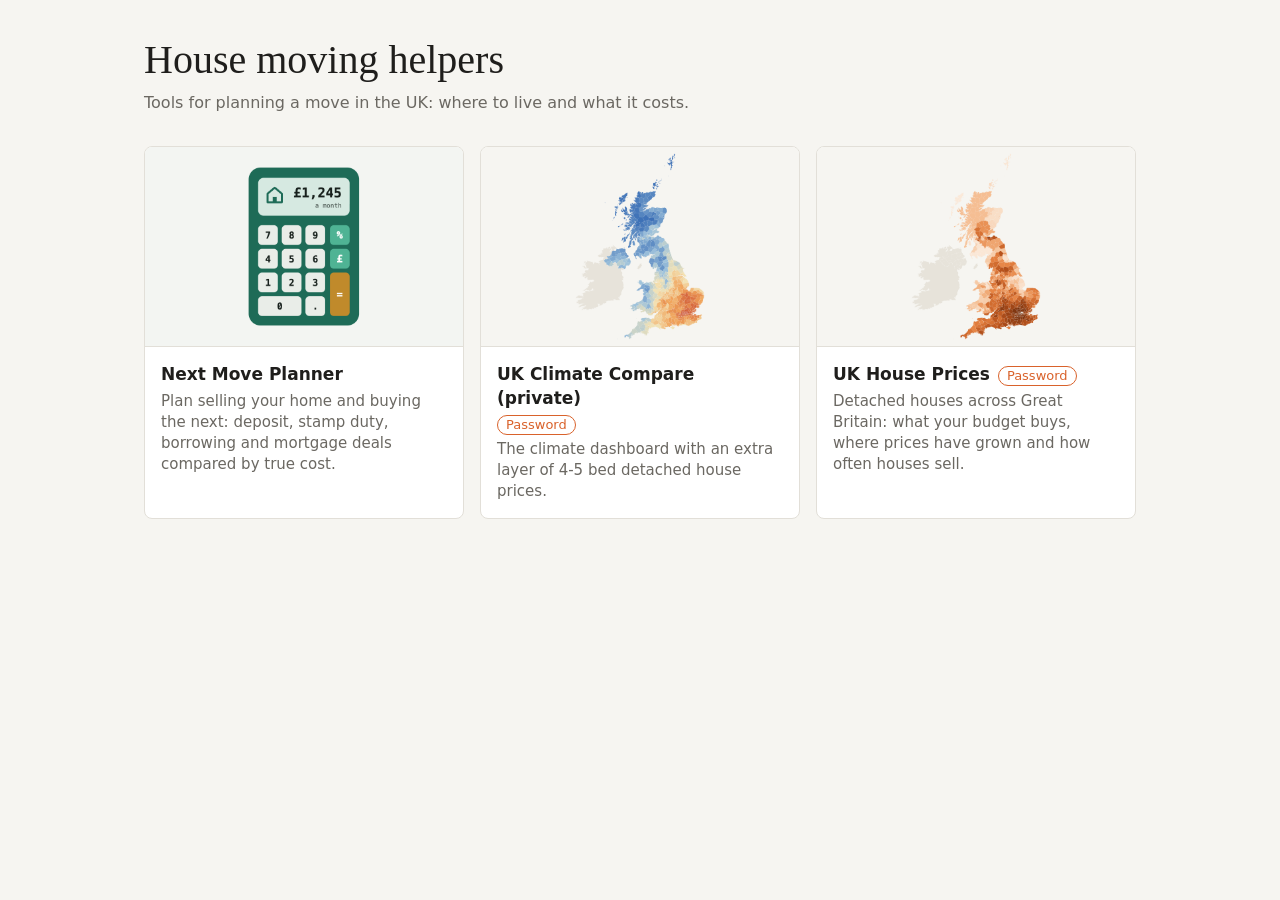
<file: index.html>
<!doctype html>
<html lang="en-GB">
<head>
<meta charset="utf-8">
<meta name="viewport" content="width=device-width, initial-scale=1">
<title>House moving helpers</title>
<meta name="description" content="Tools for planning a move in the UK: where to live and what it costs.">
<meta property="og:type" content="website">
<meta property="og:site_name" content="House moving helpers">
<meta property="og:title" content="House moving helpers">
<meta property="og:description" content="Tools for planning a move in the UK: where to live and what it costs.">
<meta property="og:url" content="https://ed-barnes937.github.io/uk-house-dashboards/">
<meta property="og:image" content="https://ed-barnes937.github.io/uk-house-dashboards/previews/hub.png">
<meta property="og:image:width" content="1200">
<meta property="og:image:height" content="630">
<meta name="twitter:card" content="summary_large_image">
<style>
:root {
  color-scheme: light;
  --font-anthropic-sans: system-ui, -apple-system, "Segoe UI", Roboto, sans-serif;
  --font-anthropic-serif: Georgia, "Times New Roman", serif;
  --color-bg: #f6f5f1;
  --color-panel: #ffffff;
  --color-fg: #1f1e1c;
  --color-fg-muted: #6b6862;
  --color-border-line: #e2dfd8;
  --cds-border: var(--color-border-line);
  --cds-surface-popover: var(--color-panel);
  --cds-text-secondary: var(--color-fg-muted);
  --cds-shadow-popover: 0 4px 16px rgb(0 0 0 / 0.12);
  --cds-chart-grid: #ecebe6;
  --cds-chart-axis: #b9b5ad;
  --cds-chart-muted: #c9c5bc;
  --cds-chart-reference: #9a968e;
  --cds-radius: 8px;
  --cds-gap-xs: 4px;
  --cds-gap-sm: 8px;
  --cds-gap-md: 16px;
  --cds-gap-xl: 32px;
  --cds-pad-xs: 4px;
  --cds-pad-sm: 8px;
  --cds-pad-lg: 16px;
  --cds-font-size-caption: 0.8125rem;
  --cds-font-size-body: 0.9375rem;
  --cds-font-size-heading: 1.0625rem;
  --cds-font-size-title: clamp(1.75rem, 5vw, 2.5rem);
  --cds-font-weight-medium: 600;
  --cds-dur-slow: 300ms;
}
@media (prefers-color-scheme: dark) {
  :root {
    color-scheme: dark;
    --color-bg: #1a1918;
    --color-panel: #242321;
    --color-fg: #f0eee9;
    --color-fg-muted: #a39f97;
    --color-border-line: #3a3835;
    --cds-shadow-popover: 0 4px 16px rgb(0 0 0 / 0.5);
    --cds-chart-grid: #312f2c;
    --cds-chart-axis: #5c5954;
    --cds-chart-muted: #55524d;
    --cds-chart-reference: #7d7972;
  }
}
* { box-sizing: border-box; }
html { -webkit-text-size-adjust: 100%; }
body { margin: 0; background: var(--color-bg); color: var(--color-fg); font-family: var(--font-anthropic-sans); line-height: 1.4; }
main { max-width: 90rem; margin: 0 auto; padding: 24px 16px 48px; }
.dash-skeleton:empty { min-height: 3rem; border-radius: var(--cds-radius); background: var(--cds-chart-grid); }
.site-foot { margin-top: var(--cds-gap-xl); color: var(--color-fg-muted); font-size: var(--cds-font-size-caption); line-height: 1.5; max-width: 80ch; }
.site-foot a { color: inherit; }

.hub { max-width: 64rem; }
.hub h1 { font-family: var(--font-anthropic-serif); font-size: var(--cds-font-size-title); font-weight: 400; margin: 8px 0 4px; }
.lede { color: var(--color-fg-muted); margin: 0 0 var(--cds-gap-xl); max-width: 60ch; }
.cards { list-style: none; margin: 0; padding: 0; display: grid; gap: var(--cds-gap-md); grid-template-columns: repeat(auto-fill, minmax(min(100%, 18rem), 1fr)); }
.card { display: flex; flex-direction: column; height: 100%; background: var(--color-panel); border: 1px solid var(--color-border-line); border-radius: var(--cds-radius); overflow: hidden; color: inherit; text-decoration: none; transition: box-shadow var(--cds-dur-slow); }
.card:hover, .card:focus-visible { box-shadow: var(--cds-shadow-popover); }
.card img { display: block; width: 100%; height: auto; border-bottom: 1px solid var(--color-border-line); }
.card-text { padding: var(--cds-pad-lg); display: flex; flex-wrap: wrap; align-items: baseline; gap: var(--cds-gap-xs) var(--cds-gap-sm); }
.card-title { font-size: var(--cds-font-size-heading); font-weight: var(--cds-font-weight-medium); }
.card-desc { flex-basis: 100%; color: var(--color-fg-muted); font-size: var(--cds-font-size-body); }
.tag { font-size: var(--cds-font-size-caption); color: #d9622b; border: 1px solid currentColor; border-radius: 999px; padding: 0 8px; }

</style>
</head>
<body>
<main class="hub">
<h1>House moving helpers</h1>
<p class="lede">Tools for planning a move in the UK: where to live and what it costs.</p>
<ul class="cards">
<li><a class="card" href="planner.html">
  <img src="previews/planner-map.png" width="480" height="300" alt="">
  <span class="card-text"><span class="card-title">Next Move Planner</span>
  <span class="card-desc">Plan selling your home and buying the next: deposit, stamp duty, borrowing and mortgage deals compared by true cost.</span></span>
</a></li>
<li><a class="card" href="private.html">
  <img src="previews/climate-private-map.png" width="480" height="300" alt="">
  <span class="card-text"><span class="card-title">UK Climate Compare (private)</span> <span class="tag">Password</span>
  <span class="card-desc">The climate dashboard with an extra layer of 4-5 bed detached house prices.</span></span>
</a></li>
<li><a class="card" href="houses.html">
  <img src="previews/houses-map.png" width="480" height="300" alt="">
  <span class="card-text"><span class="card-title">UK House Prices</span> <span class="tag">Password</span>
  <span class="card-desc">Detached houses across Great Britain: what your budget buys, where prices have grown and how often houses sell.</span></span>
</a></li>
</ul>
</main>
</body>
</html>
</file>
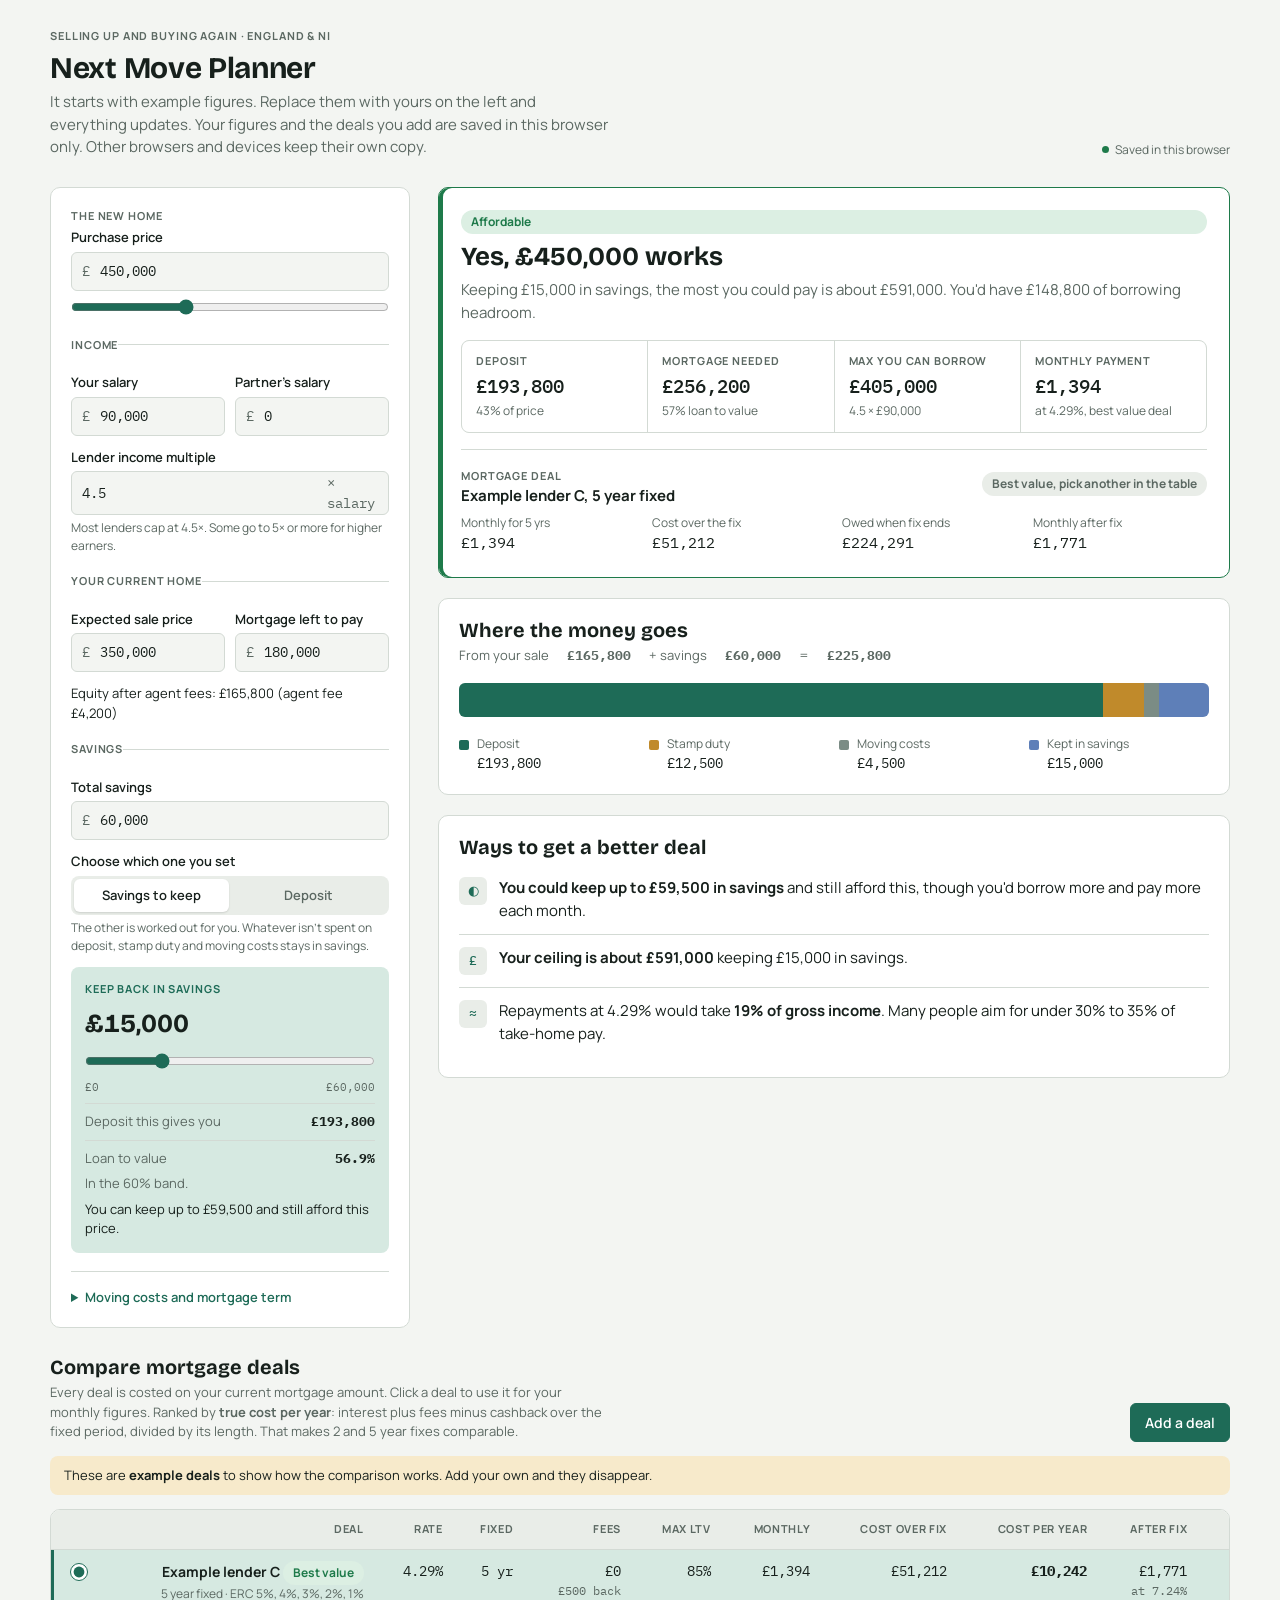
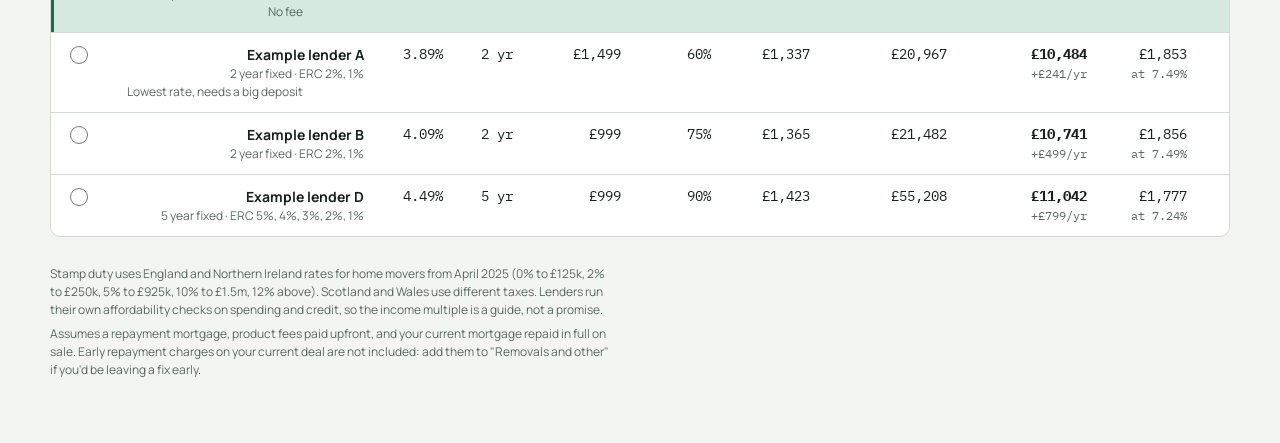
<file: planner.html>
<!doctype html>
<html lang="en-GB">
<head>
<meta charset="utf-8">
<!-- preview tags: written by build.py -->
<meta name="description" content="Plan selling your home and buying the next: deposit, stamp duty, borrowing and mortgage deals compared by true cost.">
<meta property="og:type" content="website">
<meta property="og:site_name" content="House moving helpers">
<meta property="og:title" content="Next Move Planner">
<meta property="og:description" content="Plan selling your home and buying the next: deposit, stamp duty, borrowing and mortgage deals compared by true cost.">
<meta property="og:url" content="https://ed-barnes937.github.io/uk-house-dashboards/planner.html">
<meta property="og:image" content="https://ed-barnes937.github.io/uk-house-dashboards/previews/planner.png">
<meta property="og:image:width" content="1200">
<meta property="og:image:height" content="630">
<meta name="twitter:card" content="summary_large_image">
<!-- /preview tags -->
<meta name="viewport" content="width=device-width, initial-scale=1, viewport-fit=cover">
<title>Next Move Planner</title>
<link rel="preconnect" href="https://fonts.googleapis.com">
<link rel="preconnect" href="https://fonts.gstatic.com" crossorigin>
<link rel="stylesheet" href="https://fonts.googleapis.com/css2?family=Bricolage+Grotesque:opsz,wght@12..96,500;12..96,700&family=Manrope:wght@400;500;600;700&family=IBM+Plex+Mono:wght@400;500&display=swap">
<style>
:root{
  --bg:#F3F5F2; --surface:#FFFFFF; --surface-2:#E9EDE8; --ink:#17201C; --muted:#5B6862; --line:#D3DAD4;
  --accent:#1E6B57; --accent-ink:#FFFFFF; --accent-soft:#D6E9E1;
  --good:#1E7A4A; --good-soft:#DCEFE3; --warn:#9A6200; --warn-soft:#F7EACB; --bad:#B23A2E; --bad-soft:#F6DDDA;
  --seg1:#1E6B57; --seg2:#C08A2B; --seg3:#7B8C85; --seg4:#5E7FB8;
  --display:"Bricolage Grotesque", "Avenir Next", system-ui, sans-serif;
  --body:"Manrope", system-ui, -apple-system, "Segoe UI", sans-serif;
  --mono:"IBM Plex Mono", ui-monospace, Menlo, monospace;
}
@media (prefers-color-scheme: dark){
  :root:not([data-theme="light"]){
    color-scheme:dark;
    --bg:#111714; --surface:#18201C; --surface-2:#212B26; --ink:#E6ECE8; --muted:#97A59E; --line:#2E3A34;
    --accent:#4FB394; --accent-ink:#0C1411; --accent-soft:#1D3A30;
    --good:#5CC48A; --good-soft:#183526; --warn:#E3AE4E; --warn-soft:#3A2E14; --bad:#EF7E70; --bad-soft:#3E1F1B;
    --seg1:#4FB394; --seg2:#E0AA4B; --seg3:#8A9B94; --seg4:#86A6DE;
  }
}
:root[data-theme="dark"]{
  color-scheme:dark;
  --bg:#111714; --surface:#18201C; --surface-2:#212B26; --ink:#E6ECE8; --muted:#97A59E; --line:#2E3A34;
  --accent:#4FB394; --accent-ink:#0C1411; --accent-soft:#1D3A30;
  --good:#5CC48A; --good-soft:#183526; --warn:#E3AE4E; --warn-soft:#3A2E14; --bad:#EF7E70; --bad-soft:#3E1F1B;
  --seg1:#4FB394; --seg2:#E0AA4B; --seg3:#8A9B94; --seg4:#86A6DE;
}
*{box-sizing:border-box}
[hidden]{display:none!important}
html{padding-top:env(safe-area-inset-top,0px);padding-bottom:env(safe-area-inset-bottom,0px)}
body{margin:0;background:var(--bg);color:var(--ink);font-family:var(--body);font-size:15px;line-height:1.5;padding:0 16px}
.wrap{max-width:1180px;margin:0 auto;padding-block:28px 64px;display:flex;flex-direction:column;gap:28px}
h1,h2,h3{font-family:var(--display);text-wrap:balance;margin:0;line-height:1.15}
h1{font-size:30px;font-weight:700;letter-spacing:-.01em}
h2{font-size:20px;font-weight:700}
h3{font-size:15px;font-weight:700;font-family:var(--body)}
p{margin:0}
.num{font-family:var(--mono);font-variant-numeric:tabular-nums}
.muted{color:var(--muted)}
.small{font-size:13px}
.label{font-size:11px;font-weight:700;letter-spacing:.08em;text-transform:uppercase;color:var(--muted)}
header{display:flex;flex-wrap:wrap;justify-content:space-between;align-items:flex-end;gap:12px}
header p{max-width:62ch}
#saveState{font-size:12px;color:var(--muted);display:flex;align-items:center;gap:6px}
#saveState::before{content:"";width:7px;height:7px;border-radius:50%;background:var(--muted)}
#saveState[data-s="saved"]::before{background:var(--good)}
#saveState[data-s="saving"]::before{background:var(--warn)}

.grid{display:grid;grid-template-columns:minmax(0,360px) minmax(0,1fr);gap:28px;align-items:start}
@media (max-width:880px){.grid{grid-template-columns:minmax(0,1fr)}}

.panel{background:var(--surface);border:1px solid var(--line);border-radius:10px;padding:20px;display:flex;flex-direction:column;gap:18px}
.inputs{position:sticky;top:calc(env(safe-area-inset-top,0px) + 12px)}
@media (max-width:880px){.inputs{position:static}}
fieldset{border:0;padding:0;margin:0;display:flex;flex-direction:column;gap:12px}
fieldset+fieldset{border-top:1px solid var(--line);padding-top:16px}
legend{padding:0;margin-bottom:4px}
.field{display:flex;flex-direction:column;gap:4px}
.field label{font-size:13px;font-weight:600}
.field .hint{font-size:12px;color:var(--muted)}
.row2{display:grid;grid-template-columns:1fr 1fr;gap:10px}
.money{display:flex;align-items:center;background:var(--bg);border:1px solid var(--line);border-radius:6px}
.money:focus-within{outline:2px solid var(--accent);outline-offset:1px}
.money span{padding:0 0 0 10px;color:var(--muted);font-family:var(--mono);font-size:14px}
.money span.suf{padding:0 10px 0 0}
input,select,textarea{font:inherit;color:var(--ink)}
.money input{border:0;background:transparent;padding:8px 10px;width:100%;min-width:0;font-family:var(--mono);font-size:14px;outline:none}
input[type=text].plain,textarea{background:var(--bg);border:1px solid var(--line);border-radius:6px;padding:8px 10px;width:100%}
input[type=text].plain:focus,textarea:focus{outline:2px solid var(--accent);outline-offset:1px}
input[type=range]{width:100%;accent-color:var(--accent);margin:4px 0}

.seg{display:grid;grid-template-columns:1fr 1fr;background:var(--surface-2);border-radius:8px;padding:3px;gap:3px}
.seg button{font:inherit;font-size:13px;font-weight:600;border:0;border-radius:6px;padding:7px 8px;background:transparent;color:var(--muted);cursor:pointer}
.seg button[aria-pressed="true"]{background:var(--surface);color:var(--ink);box-shadow:0 1px 2px rgba(0,0,0,.12)}
.seg button:focus-visible{outline:2px solid var(--accent);outline-offset:1px}
.dial .money{background:var(--surface)}
.dial .derived{display:flex;justify-content:space-between;align-items:baseline;gap:8px;border-top:1px solid var(--line);padding-top:8px;margin-top:2px}
.dial{background:var(--accent-soft);border-radius:8px;padding:14px;display:flex;flex-direction:column;gap:6px}
.dial .big{font-family:var(--display);font-size:26px;font-weight:700}
.dial-scale{display:flex;justify-content:space-between;font-size:11px;color:var(--muted);font-family:var(--mono)}
details.more summary{cursor:pointer;font-size:13px;font-weight:600;color:var(--accent)}
details.more[open] summary{margin-bottom:12px}
details.more>div{display:flex;flex-direction:column;gap:12px}

.verdict{padding:22px;border-radius:10px;border:1px solid var(--line);background:var(--surface);display:flex;flex-direction:column;gap:16px}
.verdict[data-v="yes"]{border-color:var(--good);box-shadow:inset 4px 0 0 var(--good)}
.verdict[data-v="no"]{border-color:var(--bad);box-shadow:inset 4px 0 0 var(--bad)}
.pill{display:inline-flex;align-items:center;gap:6px;font-size:12px;font-weight:700;padding:3px 10px;border-radius:99px;white-space:nowrap}
.pill.good{background:var(--good-soft);color:var(--good)}
.pill.bad{background:var(--bad-soft);color:var(--bad)}
.pill.warn{background:var(--warn-soft);color:var(--warn)}
.pill.neutral{background:var(--surface-2);color:var(--muted)}
.verdict h2{font-size:26px}
.stats{display:grid;grid-template-columns:repeat(4,minmax(0,1fr));gap:1px;background:var(--line);border:1px solid var(--line);border-radius:8px;overflow:hidden}
@media (max-width:620px){.stats{grid-template-columns:repeat(2,minmax(0,1fr))}}
.stat{background:var(--surface);padding:12px 14px;display:flex;flex-direction:column;gap:2px}
.stat .v{font-family:var(--mono);font-size:19px;font-weight:500;font-variant-numeric:tabular-nums}
.stat .s{font-size:12px;color:var(--muted)}

.bar{display:flex;height:34px;border-radius:6px;overflow:hidden;background:var(--surface-2)}
.bar div{height:100%;min-width:2px;transition:flex-basis .25s}
@media (prefers-reduced-motion:reduce){.bar div{transition:none}}
.legend{display:grid;grid-template-columns:repeat(auto-fit,minmax(150px,1fr));gap:10px}
.legend .k{display:flex;gap:8px;align-items:flex-start}
.legend .sw{width:10px;height:10px;border-radius:2px;margin-top:5px;flex:none}
.legend .t{font-size:12px;color:var(--muted)}
.legend .n{font-family:var(--mono);font-size:14px}
.sources{display:flex;flex-wrap:wrap;gap:6px 18px;font-size:13px}

.levers{display:flex;flex-direction:column;gap:0}
.lever{display:grid;grid-template-columns:auto 1fr;gap:12px;padding:12px 0;border-top:1px solid var(--line);align-items:start}
.lever:first-child{border-top:0;padding-top:0}
.lever .ic{width:28px;height:28px;border-radius:6px;background:var(--surface-2);display:grid;place-items:center;font-family:var(--mono);font-size:13px;color:var(--accent);font-weight:500}
.lever b{font-weight:700}

.section-head{display:flex;flex-wrap:wrap;justify-content:space-between;align-items:flex-end;gap:12px}
.btn{font:inherit;font-size:14px;font-weight:600;border-radius:6px;padding:8px 14px;cursor:pointer;border:1px solid var(--line);background:var(--surface);color:var(--ink)}
.btn:hover{border-color:var(--accent)}
.btn:focus-visible{outline:2px solid var(--accent);outline-offset:2px}
.btn.primary{background:var(--accent);color:var(--accent-ink);border-color:var(--accent)}
.btn.link{border:0;background:none;padding:4px 6px;color:var(--accent);font-size:13px}
.btn.link.danger{color:var(--bad)}

.table-wrap{overflow-x:auto;border:1px solid var(--line);border-radius:10px;background:var(--surface)}
table{border-collapse:collapse;width:100%;min-width:860px;font-size:14px}
th,td{padding:11px 12px;text-align:right;border-bottom:1px solid var(--line);vertical-align:top}
th{font-size:11px;letter-spacing:.06em;text-transform:uppercase;color:var(--muted);font-weight:700;background:var(--surface-2);white-space:nowrap}
th:first-child,td:first-child{text-align:left}
tr:last-child td{border-bottom:0}
td.num{white-space:nowrap}
tr.ineligible td{color:var(--muted)}
tr.chosen td{background:var(--accent-soft)}
tr.chosen td:first-child{box-shadow:inset 3px 0 0 var(--accent)}
tbody tr{cursor:pointer}
tbody tr:hover td{background:var(--surface-2)}
tbody tr.chosen:hover td{background:var(--accent-soft)}
td.pick{width:44px;text-align:center;padding-right:0}
td.pick input{width:18px;height:18px;accent-color:var(--accent);cursor:pointer;margin:2px 0 0}
.chosen-deal{border-top:1px solid var(--line);padding-top:14px;display:flex;flex-direction:column;gap:10px}
.chosen-deal .head{display:flex;flex-wrap:wrap;gap:8px 12px;align-items:center;justify-content:space-between}
.facts{display:grid;grid-template-columns:repeat(4,minmax(0,1fr));gap:10px 16px}
@media (max-width:620px){.facts{grid-template-columns:repeat(2,minmax(0,1fr))}}
.facts .t{font-size:12px;color:var(--muted)}
.facts .n{font-family:var(--mono);font-size:15px;font-variant-numeric:tabular-nums}
.deal-name{font-weight:700}
.deal-sub{font-size:12px;color:var(--muted)}
.notes{font-size:12px;color:var(--muted);max-width:28ch;white-space:normal}
.acts{white-space:nowrap}
.banner{font-size:13px;padding:10px 14px;border-radius:8px;background:var(--warn-soft);color:var(--ink);display:flex;flex-wrap:wrap;gap:8px;align-items:center;justify-content:space-between}

form.deal{display:grid;grid-template-columns:repeat(4,minmax(0,1fr));gap:12px}
form.deal .wide{grid-column:span 2}
form.deal .full{grid-column:1/-1}
@media (max-width:720px){form.deal{grid-template-columns:repeat(2,minmax(0,1fr))}}
.form-acts{display:flex;gap:8px;justify-content:flex-end;grid-column:1/-1}
.err{color:var(--bad);font-size:13px}
.sr{position:absolute;width:1px;height:1px;overflow:hidden;clip:rect(0 0 0 0)}
.foot{font-size:12px;color:var(--muted);max-width:80ch;display:flex;flex-direction:column;gap:6px}
</style>
</head>
<body>

<div class="wrap">
  <header>
    <div style="display:flex;flex-direction:column;gap:6px">
      <span class="label">Selling up and buying again · England &amp; NI</span>
      <h1>Next Move Planner</h1>
      <p class="muted">It starts with example figures. Replace them with yours on the left and everything updates. Your figures and the deals you add are saved in this browser only. Other browsers and devices keep their own copy.</p>
    </div>
    <div id="saveState" data-s="saved">Saved in this browser</div>
  </header>

  <div class="grid">
    <!-- Inputs -->
    <form class="panel inputs" id="inputs" autocomplete="off" onsubmit="return false">
      <fieldset>
        <legend class="label">The new home</legend>
        <div class="field">
          <label for="price">Purchase price</label>
          <div class="money"><span>£</span><input id="price" inputmode="numeric" data-k="price"></div>
          <input type="range" id="priceRange" min="150000" max="1000000" step="5000" aria-label="Purchase price slider">
        </div>
      </fieldset>

      <fieldset>
        <legend class="label">Income</legend>
        <div class="row2">
          <div class="field">
            <label for="salary1">Your salary</label>
            <div class="money"><span>£</span><input id="salary1" inputmode="numeric" data-k="salary1"></div>
          </div>
          <div class="field">
            <label for="salary2">Partner's salary</label>
            <div class="money"><span>£</span><input id="salary2" inputmode="numeric" data-k="salary2"></div>
          </div>
        </div>
        <div class="field">
          <label for="multiple">Lender income multiple</label>
          <div class="money"><input id="multiple" inputmode="decimal" data-k="multiple"><span class="suf">× salary</span></div>
          <span class="hint">Most lenders cap at 4.5×. Some go to 5× or more for higher earners.</span>
        </div>
      </fieldset>

      <fieldset>
        <legend class="label">Your current home</legend>
        <div class="row2">
          <div class="field">
            <label for="saleValue">Expected sale price</label>
            <div class="money"><span>£</span><input id="saleValue" inputmode="numeric" data-k="saleValue"></div>
          </div>
          <div class="field">
            <label for="owed">Mortgage left to pay</label>
            <div class="money"><span>£</span><input id="owed" inputmode="numeric" data-k="owed"></div>
          </div>
        </div>
        <span class="hint small" id="equityHint"></span>
      </fieldset>

      <fieldset>
        <legend class="label">Savings</legend>
        <div class="field">
          <label for="savings">Total savings</label>
          <div class="money"><span>£</span><input id="savings" inputmode="numeric" data-k="savings"></div>
        </div>
        <div class="field">
          <span class="small" style="font-weight:600" id="modeLabel">Choose which one you set</span>
          <div class="seg" role="group" aria-labelledby="modeLabel">
            <button type="button" id="modeKeep" data-mode="keep">Savings to keep</button>
            <button type="button" id="modeDeposit" data-mode="deposit">Deposit</button>
          </div>
          <span class="hint">The other is worked out for you. Whatever isn't spent on deposit, stamp duty and moving costs stays in savings.</span>
        </div>
        <div class="dial" id="keepDial">
          <label for="keep" class="label" style="color:var(--accent)">Keep back in savings</label>
          <div class="big num" id="keepOut">£0</div>
          <input type="range" id="keep" min="0" max="0" step="500">
          <div class="dial-scale"><span>£0</span><span id="keepMax">£0</span></div>
          <div class="derived small"><span class="muted">Deposit this gives you</span><b class="num" id="keepDeposit">£0</b></div>
          <div class="derived small"><span class="muted">Loan to value</span><b class="num" id="keepLtv">-</b></div>
          <span class="small muted" id="keepBand"></span>
          <span class="small" id="keepHint"></span>
        </div>
        <div class="dial" id="depositDial" hidden>
          <label for="deposit" class="label" style="color:var(--accent)">Deposit to put down</label>
          <div class="money"><span>£</span><input id="deposit" inputmode="numeric" data-k="deposit"></div>
          <input type="range" id="depositRange" min="0" max="0" step="1000" aria-label="Deposit slider">
          <div class="dial-scale"><span>£0</span><span id="depositMax">£0</span></div>
          <div class="derived small"><span class="muted">Loan to value</span><b class="num" id="depositLtv">-</b></div>
          <span class="small muted" id="depositBand"></span>
          <div class="derived small"><span class="muted">Left in savings</span><b class="num" id="depositKeep">£0</b></div>
          <span class="small" id="depositHint"></span>
        </div>
      </fieldset>

      <fieldset>
        <details class="more" id="moreDetails">
          <summary>Moving costs and mortgage term</summary>
          <div>
            <div class="row2">
              <div class="field">
                <label for="agentPct">Estate agent fee</label>
                <div class="money"><input id="agentPct" inputmode="decimal" data-k="agentPct"><span class="suf">% inc VAT</span></div>
              </div>
              <div class="field">
                <label for="termYears">Mortgage term</label>
                <div class="money"><input id="termYears" inputmode="numeric" data-k="termYears"><span class="suf">years</span></div>
              </div>
            </div>
            <div class="row2">
              <div class="field">
                <label for="legal">Legal and survey</label>
                <div class="money"><span>£</span><input id="legal" inputmode="numeric" data-k="legal"></div>
                <span class="hint">Selling and buying</span>
              </div>
              <div class="field">
                <label for="other">Removals and other</label>
                <div class="money"><span>£</span><input id="other" inputmode="numeric" data-k="other"></div>
              </div>
            </div>
            <div class="field">
              <label for="planRate">Planning rate</label>
              <div class="money"><input id="planRate" inputmode="decimal" data-k="planRate"><span class="suf">%</span></div>
              <span class="hint">Used for the monthly estimate until you add a deal you qualify for.</span>
            </div>
          </div>
        </details>
      </fieldset>
    </form>

    <!-- Results -->
    <div style="display:flex;flex-direction:column;gap:20px;min-width:0">
      <section class="verdict" id="verdict" aria-live="polite">
        <div style="display:flex;flex-direction:column;gap:8px">
          <span id="verdictPill" class="pill neutral">Checking</span>
          <h2 id="verdictTitle">Working it out</h2>
          <p class="muted" id="verdictText"></p>
        </div>
        <div class="stats">
          <div class="stat"><span class="label">Deposit</span><span class="v" id="sDeposit">-</span><span class="s" id="sDepositPct"></span></div>
          <div class="stat"><span class="label">Mortgage needed</span><span class="v" id="sLoan">-</span><span class="s" id="sLtv"></span></div>
          <div class="stat"><span class="label">Max you can borrow</span><span class="v" id="sMax">-</span><span class="s" id="sMaxSub"></span></div>
          <div class="stat"><span class="label">Monthly payment</span><span class="v" id="sMonthly">-</span><span class="s" id="sMonthlySub"></span></div>
        </div>
        <div class="chosen-deal" id="chosenDeal"></div>
      </section>

      <section class="panel">
        <div style="display:flex;flex-direction:column;gap:4px">
          <h2>Where the money goes</h2>
          <p class="sources muted" id="sources"></p>
        </div>
        <div class="bar" id="bar" role="img" aria-label="Breakdown of your cash"></div>
        <div class="legend" id="legend"></div>
      </section>

      <section class="panel">
        <h2 id="leversTitle">Ways to make it work</h2>
        <div class="levers" id="levers"></div>
      </section>
    </div>
  </div>

  <!-- Mortgages -->
  <section style="display:flex;flex-direction:column;gap:14px">
    <div class="section-head">
      <div style="display:flex;flex-direction:column;gap:4px">
        <h2>Compare mortgage deals</h2>
        <p class="muted small" style="max-width:70ch">Every deal is costed on your current mortgage amount. Click a deal to use it for your monthly figures. Ranked by <b>true cost per year</b>: interest plus fees minus cashback over the fixed period, divided by its length. That makes 2 and 5 year fixes comparable.</p>
      </div>
      <button class="btn primary" id="addBtn" type="button">Add a deal</button>
    </div>

    <form class="panel deal" id="dealForm" hidden>
      <div class="field wide"><label for="fLender">Lender</label><input type="text" class="plain" id="fLender" required placeholder="e.g. Nationwide"></div>
      <div class="field wide"><label for="fProduct">Product</label><input type="text" class="plain" id="fProduct" placeholder="e.g. 5 year fixed, remortgage"></div>
      <div class="field"><label for="fRate">Initial rate</label><div class="money"><input id="fRate" inputmode="decimal" required placeholder="4.29"><span class="suf">%</span></div></div>
      <div class="field"><label for="fYears">Fixed for</label><div class="money"><input id="fYears" inputmode="decimal" required placeholder="5"><span class="suf">years</span></div></div>
      <div class="field"><label for="fFee">Product fee</label><div class="money"><span>£</span><input id="fFee" inputmode="numeric" placeholder="999"></div></div>
      <div class="field"><label for="fCashback">Cashback</label><div class="money"><span>£</span><input id="fCashback" inputmode="numeric" placeholder="0"></div></div>
      <div class="field"><label for="fLtv">Max LTV</label><div class="money"><input id="fLtv" inputmode="numeric" required placeholder="85"><span class="suf">%</span></div></div>
      <div class="field"><label for="fSvr">Rate after the fix</label><div class="money"><input id="fSvr" inputmode="decimal" placeholder="7.49"><span class="suf">%</span></div></div>
      <div class="field wide"><label for="fErc">Early repayment charges</label><input type="text" class="plain" id="fErc" placeholder="e.g. 5%, 4%, 3%, 2%, 1%"></div>
      <div class="field full"><label for="fNotes">Notes</label><input type="text" class="plain" id="fNotes" placeholder="Portable? Overpayment allowance? Broker comments"></div>
      <div class="form-acts">
        <span class="err" id="formErr"></span>
        <button class="btn" type="button" id="cancelBtn">Cancel</button>
        <button class="btn primary" type="submit" id="saveDealBtn">Save deal</button>
      </div>
    </form>

    <div class="banner" id="exampleBanner" hidden>
      <span>These are <b>example deals</b> to show how the comparison works. Add your own and they disappear.</span>
    </div>

    <div class="table-wrap">
      <table>
        <thead>
          <tr>
            <th><span class="sr">Use</span></th><th>Deal</th><th>Rate</th><th>Fixed</th><th>Fees</th><th>Max LTV</th><th>Monthly</th><th>Cost over fix</th><th>Cost per year</th><th>After fix</th><th></th>
          </tr>
        </thead>
        <tbody id="dealRows"></tbody>
      </table>
    </div>
  </section>

  <div class="foot">
    <p>Stamp duty uses England and Northern Ireland rates for home movers from April 2025 (0% to £125k, 2% to £250k, 5% to £925k, 10% to £1.5m, 12% above). Scotland and Wales use different taxes. Lenders run their own affordability checks on spending and credit, so the income multiple is a guide, not a promise.</p>
    <p>Assumes a repayment mortgage, product fees paid upfront, and your current mortgage repaid in full on sale. Early repayment charges on your current deal are not included: add them to "Removals and other" if you'd be leaving a fix early.</p>
  </div>
</div>

<script>
(function(){
  const DEFAULTS = {price:450000, salary1:90000, salary2:0, multiple:4.5, saleValue:350000, owed:180000, savings:60000, keep:15000, agentPct:1.2, legal:3000, other:1500, termYears:25, planRate:4.5, selectedDealId:null, mode:"keep", deposit:100000};
  const EXAMPLES = [
    {id:"ex1", lender:"Example lender A", product:"2 year fixed", rate:3.89, fixYears:2, fee:1499, cashback:0, maxLtv:60, svr:7.49, erc:"2%, 1%", notes:"Lowest rate, needs a big deposit"},
    {id:"ex2", lender:"Example lender B", product:"2 year fixed", rate:4.09, fixYears:2, fee:999, cashback:0, maxLtv:75, svr:7.49, erc:"2%, 1%", notes:""},
    {id:"ex3", lender:"Example lender C", product:"5 year fixed", rate:4.29, fixYears:5, fee:0, cashback:500, maxLtv:85, svr:7.24, erc:"5%, 4%, 3%, 2%, 1%", notes:"No fee"},
    {id:"ex4", lender:"Example lender D", product:"5 year fixed", rate:4.49, fixYears:5, fee:999, cashback:0, maxLtv:90, svr:7.24, erc:"5%, 4%, 3%, 2%, 1%", notes:""}
  ];
  const LTV_BANDS = [60,75,80,85,90,95];

  let S = Object.assign({}, DEFAULTS);
  let deals = [];           // from db
  let usingExamples = true;
  let saveTimer = null;
  let editingId = null, confirmDelete = null;

  const $ = id => document.getElementById(id);
  const gbp = n => (n < 0 ? "-£" : "£") + Math.round(Math.abs(n)).toLocaleString("en-GB");
  const gbpK = n => { const a = Math.abs(n); const s = n < 0 ? "-" : ""; return a >= 1e6 ? s+"£"+(a/1e6).toFixed(2)+"m" : a >= 1e4 ? s+"£"+Math.round(a/1000)+"k" : gbp(n); };
  const pct = (n, d=0) => (n*100).toFixed(d) + "%";
  const parseNum = v => { const n = parseFloat(String(v).replace(/[£,%\s]/g, "")); return isFinite(n) ? n : 0; };
  const fmtInput = (k, v) => ["multiple","agentPct","planRate"].includes(k) ? String(v) : Math.round(v).toLocaleString("en-GB");

  // ---------- maths ----------
  function sdlt(p){
    const bands = [[125000,0],[250000,.02],[925000,.05],[1500000,.10],[Infinity,.12]];
    let tax = 0, prev = 0;
    for (const [top, r] of bands){ if (p > prev){ tax += (Math.min(p, top) - prev) * r; } prev = top; }
    return tax;
  }
  function payment(loan, ratePct, years){
    if (loan <= 0) return 0;
    const r = ratePct/100/12, n = years*12;
    return r === 0 ? loan/n : loan*r/(1 - Math.pow(1+r, -n));
  }
  function balanceAfter(loan, ratePct, years, months){
    const r = ratePct/100/12, m = payment(loan, ratePct, years);
    if (r === 0) return Math.max(0, loan - m*months);
    const g = Math.pow(1+r, months);
    return Math.max(0, loan*g - m*(g-1)/r);
  }
  // o: {price, keep, deposit} overrides. Mode "keep" fixes savings kept; mode "deposit" fixes the deposit.
  function scenario(s, o = {}){
    const price = o.price ?? s.price;
    const mode = o.keep != null ? "keep" : o.deposit != null ? "deposit" : s.mode;
    const agentFee = s.saleValue * s.agentPct/100;
    const equity = s.saleValue - s.owed - agentFee;
    const stamp = sdlt(price);
    const fees = s.legal + s.other;
    const spare = equity + s.savings - stamp - fees;   // cash after costs, before deposit
    let deposit, keep, cash;
    if (mode === "deposit"){
      deposit = Math.max(0, Math.min(o.deposit ?? s.deposit, price));
      keep = spare - deposit;
      cash = keep >= 0 ? deposit : -1;
    } else {
      const target = Math.max(0, Math.min(o.keep ?? s.keep, s.savings));
      cash = spare - target;
      deposit = Math.max(0, Math.min(cash, price));
      keep = cash < 0 ? target : spare - deposit;
    }
    const loan = price - deposit;
    const income = s.salary1 + s.salary2;
    const maxLoan = income * s.multiple;
    const ltv = price > 0 ? loan/price : 0;
    const okIncome = loan <= maxLoan + 0.5;
    const okLtv = ltv <= 0.95 + 1e-9;
    const okCash = cash >= 0;
    return {price, mode, keep, spare, agentFee, equity, stamp, fees, cash, deposit, loan, income, maxLoan, ltv, okIncome, okLtv, okCash, ok: okIncome && okLtv && okCash};
  }
  function maxPrice(s){
    let lo = 0, hi = 5e6;
    if (!scenario(s, {price:1000}).ok) return 0;
    for (let i=0;i<50;i++){ const mid=(lo+hi)/2; if (scenario(s, {price:mid}).ok) lo=mid; else hi=mid; }
    return Math.floor(lo/1000)*1000;
  }
  function maxKeep(s){
    // most you can keep in savings while still affording this price
    if (!scenario(s, {keep:0}).ok) return -1;
    let lo = 0, hi = s.savings;
    for (let i=0;i<40;i++){ const mid=(lo+hi)/2; if (scenario(s, {keep:mid}).ok) lo=mid; else hi=mid; }
    return Math.floor(lo/500)*500;
  }
  function costDeal(d, loan, term){
    const months = Math.round(d.fixYears*12);
    const m = payment(loan, d.rate, term);
    const bal = balanceAfter(loan, d.rate, term, months);
    const interest = m*months - (loan - bal);
    const total = interest + (d.fee||0) - (d.cashback||0);
    const remainingYears = Math.max(1/12, term - d.fixYears);
    const after = d.svr ? payment(bal, d.svr, remainingYears) : null;
    return {m, bal, interest, total, perYear: total/d.fixYears, after};
  }

  // ---------- render ----------
  function render(){
    const r = scenario(S);
    const list = usingExamples ? EXAMPLES : deals;
    const costed = list.map(d => ({d, c: costDeal(d, r.loan, S.termYears), eligible: r.ltv*100 <= d.maxLtv + 1e-9}));
    const eligible = costed.filter(x => x.eligible).sort((a,b) => a.c.perYear - b.c.perYear);
    const best = eligible[0];

    // savings / deposit dial
    const depMode = S.mode === "deposit";
    $("modeKeep").setAttribute("aria-pressed", String(!depMode));
    $("modeDeposit").setAttribute("aria-pressed", String(depMode));
    $("keepDial").hidden = depMode;
    $("depositDial").hidden = !depMode;
    const mk = maxKeep(S);
    const minDep = Math.min(r.price, Math.max(r.price*0.05, r.price - r.maxLoan));
    const maxDep = Math.max(0, Math.min(r.spare, r.price));
    // LTV readout with the next lender band down
    const ltvPct = r.ltv*100;
    const band = LTV_BANDS.find(b => ltvPct <= b + 1e-9);
    const lower = [...LTV_BANDS].reverse().find(b => b < ltvPct - 1e-9);
    const ltvText = r.loan <= 0 ? "No mortgage" : ltvPct.toFixed(1) + "%";
    const bandText = r.loan <= 0 ? "" :
      (band ? "In the " + band + "% band. " : "Above 95%, lenders won't offer this. ") +
      (lower ? gbp(r.loan - r.price*lower/100) + " more deposit gets you to " + lower + "%." : "");
    $(depMode ? "depositLtv" : "keepLtv").textContent = ltvText;
    $(depMode ? "depositBand" : "keepBand").textContent = bandText;
    if (!depMode){
      const keepEl = $("keep");
      keepEl.max = Math.max(0, S.savings);
      if (document.activeElement !== keepEl) keepEl.value = Math.min(S.keep, S.savings);
      $("keepOut").textContent = gbp(Math.min(S.keep, S.savings));
      $("keepMax").textContent = gbp(S.savings);
      $("keepDeposit").textContent = gbp(r.deposit);
      $("keepHint").textContent = mk < 0 ? "Even using all your savings, this price doesn't work yet."
        : mk >= S.savings ? "You could keep all of it and still afford this price."
        : "You can keep up to " + gbp(mk) + " and still afford this price.";
    } else {
      const dr = $("depositRange");
      dr.max = Math.max(1000, Math.ceil(Math.max(maxDep, S.deposit)/1000)*1000);
      if (document.activeElement !== dr) dr.value = S.deposit;
      $("depositMax").textContent = gbp(+dr.max);
      $("depositKeep").textContent = gbp(r.keep);
      $("depositKeep").style.color = r.keep < 0 ? "var(--bad)" : "";
      $("depositHint").textContent = r.keep < 0
        ? "That's " + gbp(-r.keep) + " more than you have after stamp duty and moving costs. The most you can put down is " + gbp(maxDep) + "."
        : minDep > maxDep ? "You can put down up to " + gbp(maxDep) + ", but this price needs at least " + gbp(minDep) + "."
        : "For this price, put down between " + gbp(minDep) + " and " + gbp(maxDep) + ".";
    }
    $("equityHint").textContent = "Equity after agent fees: " + gbp(r.equity) + " (agent fee " + gbp(r.agentFee) + ")";
    $("priceRange").value = S.price;

    // verdict
    const v = $("verdict"), pill = $("verdictPill");
    const mp = maxPrice(S);
    const holding = depMode ? "With a " + gbp(S.deposit) + " deposit" : "Keeping " + gbp(r.keep) + " in savings";
    if (r.ok){
      v.dataset.v = "yes"; pill.className = "pill good"; pill.textContent = "Affordable";
      $("verdictTitle").textContent = "Yes, " + gbp(r.price) + " works";
      $("verdictText").textContent = holding + ", the most you could pay is about " + gbp(mp) + ". You'd have " + gbp(r.maxLoan - r.loan) + " of borrowing headroom.";
    } else {
      v.dataset.v = "no"; pill.className = "pill bad"; pill.textContent = "Out of reach";
      $("verdictTitle").textContent = gbp(r.price) + " doesn't work yet";
      const why = !r.okCash ? (depMode ? "That deposit plus stamp duty and moving costs comes to " + gbp(-r.keep) + " more than your equity and savings." : "Your equity and savings don't cover stamp duty and moving costs.")
        : !r.okIncome ? "You'd need to borrow " + gbp(r.loan - r.maxLoan) + " more than lenders are likely to offer."
        : "Your deposit is under the 5% minimum lenders accept.";
      $("verdictText").textContent = why + (mp > 0 ? " " + holding + ", the most you could pay is about " + gbp(mp) + "." : "");
    }
    $("sDeposit").textContent = gbp(r.deposit);
    $("sDepositPct").textContent = r.price ? pct(r.deposit/r.price) + " of price" : "";
    $("sLoan").textContent = gbp(r.loan);
    $("sLtv").textContent = pct(r.ltv) + " loan to value";
    $("sMax").textContent = gbp(r.maxLoan);
    $("sMaxSub").textContent = S.multiple + " × " + gbp(r.income);
    const picked = costed.find(x => x.d.id === S.selectedDealId) || null;
    const chosen = picked || best || null;
    const rateUsed = chosen ? chosen.d.rate : S.planRate;
    const monthly = payment(r.loan, rateUsed, S.termYears);
    $("sMonthly").textContent = gbp(monthly);
    $("sMonthlySub").textContent = picked ? "at " + picked.d.rate + "%, your chosen deal" : best ? "at " + best.d.rate + "%, best value deal" : "at " + S.planRate + "% planning rate";
    renderChosen(picked, chosen, best, r);

    // money bar
    const total = Math.max(0, r.equity) + S.savings;
    $("sources").innerHTML = "From your sale <b class='num'>" + gbp(r.equity) + "</b> + savings <b class='num'>" + gbp(S.savings) + "</b> = <b class='num'>" + gbp(r.equity + S.savings) + "</b>";
    const segs = [
      ["Deposit", r.deposit, "--seg1"],
      ["Stamp duty", r.stamp, "--seg2"],
      ["Moving costs", r.fees, "--seg3"],
      ["Kept in savings", Math.max(0, r.keep), "--seg4"]
    ];
    const denom = Math.max(total, segs.reduce((a,s)=>a+s[1],0), 1);
    $("bar").innerHTML = segs.map(s => "<div title='" + s[0] + " " + gbp(s[1]) + "' style='flex:0 0 " + (Math.max(0,s[1])/denom*100) + "%;background:var(" + s[2] + ")'></div>").join("");
    $("legend").innerHTML = segs.map(s => "<div class='k'><span class='sw' style='background:var(" + s[2] + ")'></span><div><div class='t'>" + s[0] + "</div><div class='n'>" + gbp(s[1]) + "</div></div></div>").join("");

    // levers
    renderLevers(r, mp, mk, picked, rateUsed);

    // deals
    renderDeals(costed, best, chosen);
  }

  function renderChosen(picked, chosen, best, r){
    const el = $("chosenDeal");
    if (!chosen){
      el.innerHTML = "<p class='small muted'>None of the deals in the table are open to you at " + pct(r.ltv) + " LTV. Pick one below to see what it would cost, or add more deals.</p>";
      return;
    }
    const d = chosen.d, c = chosen.c;
    const tag = picked
      ? (chosen.eligible ? "<span class='pill good'>Your chosen deal</span>" : "<span class='pill bad'>Chosen, but needs " + d.maxLtv + "% LTV</span>")
      : "<span class='pill neutral'>Best value, pick another in the table</span>";
    const reset = picked && best && best.d.id !== d.id ? "<button class='btn link' type='button' id='resetPick'>Use best value instead</button>" : "";
    el.innerHTML =
      "<div class='head'><div><span class='label'>Mortgage deal</span><h3>" + esc(d.lender) + (d.product ? ", " + esc(d.product) : "") + "</h3></div><div style='display:flex;gap:8px;align-items:center;flex-wrap:wrap'>" + tag + reset + "</div></div>" +
      "<div class='facts'>" +
        "<div><div class='t'>Monthly for " + d.fixYears + " yr" + (d.fixYears === 1 ? "" : "s") + "</div><div class='n'>" + gbp(c.m) + "</div></div>" +
        "<div><div class='t'>Cost over the fix</div><div class='n'>" + gbp(c.total) + "</div></div>" +
        "<div><div class='t'>Owed when fix ends</div><div class='n'>" + gbp(c.bal) + "</div></div>" +
        "<div><div class='t'>Monthly after fix</div><div class='n'>" + (c.after != null ? gbp(c.after) : "-") + "</div></div>" +
      "</div>" +
      (best && best.d.id !== d.id && chosen.eligible ? "<p class='small muted'>Costs " + gbp(c.perYear - best.c.perYear) + " a year more than the best value deal (" + esc(best.d.lender) + "). It may still be worth it for a longer fix or better terms.</p>" : "");
    const btn = $("resetPick");
    if (btn) btn.addEventListener("click", () => { S.selectedDealId = null; changed(); });
  }

  function lever(icon, html){ return "<div class='lever'><span class='ic'>" + icon + "</span><p>" + html + "</p></div>"; }

  // How to describe putting `extra` more into the deposit, in whichever mode is active
  function moreDown(r, extra){
    if (extra > r.keep) return "That's more than you have left in savings.";
    return r.mode === "deposit"
      ? "Raise your deposit to " + gbp(r.deposit + extra) + ", leaving " + gbp(r.keep - extra) + " in savings."
      : "You could do this by keeping " + gbp(r.keep - extra) + " in savings.";
  }

  function renderLevers(r, mp, mk, picked, rateUsed){
    const out = [];
    const depMode = r.mode === "deposit";
    if (picked && !picked.eligible && r.loan > 0){
      const extra = r.loan - r.price * picked.d.maxLtv/100;
      out.push(lever("✓", "<b>Put " + gbp(extra) + " more down to qualify for " + esc(picked.d.lender) + "</b>, which needs " + picked.d.maxLtv + "% LTV or less. " +
        moreDown(r, extra)));
    }
    if (!r.ok){
      $("leversTitle").textContent = "Ways to make it work";
      if (mp > 0) out.push(lever("£", "<b>Lower the price to " + gbp(mp) + "</b>, " + gbp(r.price - mp) + " less than your target."));
      if (r.okCash && r.okLtv && !r.okIncome){
        const needIncome = r.loan / S.multiple;
        out.push(lever("↑", "<b>Raise combined salary to " + gbp(needIncome) + "</b>, " + gbp(needIncome - r.income) + " more a year at " + S.multiple + "×."));
        const gap = r.loan - r.maxLoan;
        if (gap <= r.keep) out.push(lever("◐", depMode
          ? "<b>Raise your deposit to " + gbp(r.deposit + gap) + "</b>, leaving " + gbp(r.keep - gap) + " in savings."
          : "<b>Keep " + gbp(r.keep - gap) + " in savings instead of " + gbp(r.keep) + "</b> to put more into the deposit."));
        else if (r.keep > 0) out.push(lever("◐", "Putting all your savings in still leaves you " + gbp(gap - r.keep) + " short on borrowing."));
        const needMult = r.loan / r.income;
        if (r.income > 0 && needMult <= 6) out.push(lever("×", "<b>Find a lender offering " + needMult.toFixed(2) + "× income.</b> Some offer 5× to 5.5× for higher earners or certain professions."));
        out.push(lever("⌂", "<b>Sell for " + gbp(S.saleValue + gap/(1 - S.agentPct/100)) + "</b> or more, to cover the gap with extra equity."));
      } else if (!r.okCash){
        out.push(lever("◐", depMode
          ? "<b>Lower your deposit to " + gbp(Math.max(0, r.spare)) + "</b> or less, so it fits alongside stamp duty and moving costs."
          : "You need " + gbp(-r.cash) + " more cash just to cover stamp duty and costs. Lower the amount kept in savings or the price."));
      } else if (!r.okLtv){
        out.push(lever("◐", "Lenders need at least a 5% deposit (" + gbp(r.price*0.05) + "). " + (depMode ? "Raise your deposit" : "Keep less in savings") + " or lower the price."));
      }
    } else {
      $("leversTitle").textContent = "Ways to get a better deal";
      const ltvPct = r.ltv*100;
      const nextBand = [...LTV_BANDS].reverse().find(b => b < ltvPct - 1e-9);
      if (nextBand && r.loan > 0){
        const targetLoan = r.price * nextBand/100;
        const extra = r.loan - targetLoan;
        out.push(lever("%", "<b>Put " + gbp(extra) + " more down to reach " + nextBand + "% LTV.</b> Lenders price in bands, so each step down usually unlocks a lower rate. " + moreDown(r, extra)));
      }
      if (depMode){
        const minDep = Math.max(r.price*0.05, r.price - r.maxLoan);
        if (minDep < r.deposit - 500) out.push(lever("◐", "<b>You could put down as little as " + gbp(minDep) + "</b> and keep " + gbp(r.keep + r.deposit - minDep) + " in savings, though you'd borrow more and pay more each month."));
      } else if (mk > r.keep) out.push(lever("◐", "<b>You could keep up to " + gbp(mk) + " in savings</b> and still afford this, though you'd borrow more and pay more each month."));
      out.push(lever("£", "<b>Your ceiling is about " + gbp(mp) + "</b> " + (depMode ? "with a " + gbp(r.deposit) + " deposit." : "keeping " + gbp(r.keep) + " in savings.")));
      const pctIncome = r.income > 0 ? payment(r.loan, rateUsed, S.termYears)*12 / r.income : 0;
      if (pctIncome > 0) out.push(lever("≈", "Repayments at " + rateUsed + "% would take <b>" + pct(pctIncome) + " of gross income</b>. Many people aim for under 30% to 35% of take-home pay."));
    }
    $("levers").innerHTML = out.join("") || "<p class='muted'>Nothing to suggest with these numbers.</p>";
  }

  function esc(s){ return String(s ?? "").replace(/[&<>"']/g, c => ({"&":"&amp;","<":"&lt;",">":"&gt;",'"':"&quot;","'":"&#39;"}[c])); }

  function renderDeals(costed, best, chosen){
    $("exampleBanner").hidden = !usingExamples;
    const sorted = [...costed].sort((a,b) => (b.eligible - a.eligible) || (a.c.perYear - b.c.perYear));
    if (!sorted.length){
      $("dealRows").innerHTML = "<tr><td colspan='11' class='muted'>No deals yet. Add one from your broker or a comparison site.</td></tr>";
      return;
    }
    $("dealRows").innerHTML = sorted.map(({d, c, eligible}) => {
      const isBest = best && best.d.id === d.id;
      const status = isBest ? "<span class='pill good'>Best value</span>" : eligible ? "" : "<span class='pill bad'>Needs " + d.maxLtv + "% LTV</span>";
      const delta = best && eligible && !isBest ? "<div class='deal-sub'>+" + gbp(c.perYear - best.c.perYear) + "/yr</div>" : "";
      const acts = usingExamples ? "" :
        (confirmDelete === d.id
          ? "<button class='btn link danger' data-act='del-yes' data-id='" + d.id + "'>Delete</button><button class='btn link' data-act='del-no'>Keep</button>"
          : "<button class='btn link' data-act='edit' data-id='" + d.id + "'>Edit</button><button class='btn link danger' data-act='del' data-id='" + d.id + "'>Remove</button>");
      const fees = (d.fee ? gbp(d.fee) : "£0") + (d.cashback ? "<div class='deal-sub'>" + gbp(d.cashback) + " back</div>" : "");
      const isChosen = chosen && chosen.d.id === d.id;
      return "<tr data-id='" + esc(d.id) + "' class='" + (isChosen ? "chosen " : "") + (eligible ? "" : "ineligible") + "'>" +
        "<td class='pick'><input type='radio' name='pick' id='pick-" + esc(d.id) + "' value='" + esc(d.id) + "'" + (isChosen ? " checked" : "") + " aria-label='Use " + esc(d.lender) + " " + esc(d.product) + "'></td>" +
        "<td><div class='deal-name'>" + esc(d.lender) + " " + status + "</div><div class='deal-sub'>" + esc(d.product) + (d.erc ? " · ERC " + esc(d.erc) : "") + "</div>" + (d.notes ? "<div class='notes'>" + esc(d.notes) + "</div>" : "") + "</td>" +
        "<td class='num'>" + d.rate.toFixed(2) + "%</td>" +
        "<td class='num'>" + d.fixYears + " yr</td>" +
        "<td class='num'>" + fees + "</td>" +
        "<td class='num'>" + d.maxLtv + "%</td>" +
        "<td class='num'>" + gbp(c.m) + "</td>" +
        "<td class='num'>" + gbp(c.total) + "</td>" +
        "<td class='num'><b>" + gbp(c.perYear) + "</b>" + delta + "</td>" +
        "<td class='num'>" + (c.after != null ? gbp(c.after) + "<div class='deal-sub'>at " + d.svr + "%</div>" : "-") + "</td>" +
        "<td class='acts'>" + acts + "</td></tr>";
    }).join("");
  }

  // ---------- inputs ----------
  function writeInputs(){
    document.querySelectorAll("[data-k]").forEach(el => {
      if (document.activeElement === el) return;
      el.value = fmtInput(el.dataset.k, S[el.dataset.k]);
    });
    $("keep").value = S.keep;
  }
  document.querySelectorAll("[data-k]").forEach(el => {
    el.addEventListener("input", () => { S[el.dataset.k] = parseNum(el.value); changed(); });
    el.addEventListener("blur", () => { el.value = fmtInput(el.dataset.k, S[el.dataset.k]); });
  });
  $("priceRange").addEventListener("input", e => { S.price = +e.target.value; $("price").value = fmtInput("price", S.price); changed(); });
  $("keep").addEventListener("input", e => { S.keep = +e.target.value; changed(); });
  $("depositRange").addEventListener("input", e => { S.deposit = +e.target.value; $("deposit").value = fmtInput("deposit", S.deposit); changed(); });
  document.querySelectorAll(".seg button[data-mode]").forEach(b => b.addEventListener("click", () => {
    if (S.mode === b.dataset.mode) return;
    // carry the current figures across so switching doesn't jump the numbers
    const now = scenario(S);
    if (b.dataset.mode === "deposit") S.deposit = Math.round(now.deposit/1000)*1000;
    else S.keep = Math.max(0, Math.min(S.savings, Math.round(now.keep/500)*500));
    S.mode = b.dataset.mode;
    writeInputs(); changed();
  }));

  function changed(){
    if (S.termYears < 1) S.termYears = 1;
    render(); scheduleSave();
  }

  // ---------- persistence (this browser only) ----------
  const KEY_SCENARIO = "nmp-scenario", KEY_DEALS = "nmp-deals";
  function setSave(state, text){ const el = $("saveState"); el.dataset.s = state; el.textContent = text; }
  function readJSON(key){ try { const v = localStorage.getItem(key); return v ? JSON.parse(v) : null; } catch { return null; } }
  function writeJSON(key, value){
    try { localStorage.setItem(key, JSON.stringify(value)); setSave("saved", "Saved in this browser"); return true; }
    catch { setSave("local", "This browser is blocking saving"); return false; }
  }
  function scheduleSave(){
    setSave("saving", "Saving…");
    clearTimeout(saveTimer);
    saveTimer = setTimeout(() => writeJSON(KEY_SCENARIO, S), 500);
  }
  function saveDeals(){
    usingExamples = deals.length === 0;
    return writeJSON(KEY_DEALS, deals);
  }
  function load(){
    const saved = readJSON(KEY_SCENARIO);
    if (saved && typeof saved === "object") S = Object.assign({}, DEFAULTS, saved);
    const savedDeals = readJSON(KEY_DEALS);
    deals = Array.isArray(savedDeals) ? savedDeals : [];
    usingExamples = deals.length === 0;
  }
  // keep other open tabs of the planner in step
  window.addEventListener("storage", e => {
    if (e.key !== KEY_SCENARIO && e.key !== KEY_DEALS) return;
    load(); writeInputs(); render();
  });
  const newId = () => (crypto.randomUUID ? crypto.randomUUID() : Date.now().toString(36) + Math.random().toString(36).slice(2));

  // ---------- deal form ----------
  const formFields = {fLender:"lender", fProduct:"product", fRate:"rate", fYears:"fixYears", fFee:"fee", fCashback:"cashback", fLtv:"maxLtv", fSvr:"svr", fErc:"erc", fNotes:"notes"};
  const textFields = ["lender","product","erc","notes"];
  function openForm(d){
    editingId = d ? d.id : null;
    for (const [id,k] of Object.entries(formFields)) $(id).value = d && d[k] != null && d[k] !== 0 ? d[k] : (d && k==="fee" ? 0 : "");
    $("formErr").textContent = "";
    $("saveDealBtn").textContent = d ? "Save changes" : "Save deal";
    $("dealForm").hidden = false;
    $("fLender").focus();
  }
  $("addBtn").addEventListener("click", () => openForm(null));
  $("cancelBtn").addEventListener("click", () => { $("dealForm").hidden = true; editingId = null; });
  $("dealForm").addEventListener("submit", e => {
    e.preventDefault();
    const d = {};
    for (const [id,k] of Object.entries(formFields)) d[k] = textFields.includes(k) ? $(id).value.trim() : parseNum($(id).value);
    if (!d.lender){ $("formErr").textContent = "Add a lender name."; return; }
    if (!(d.rate > 0)){ $("formErr").textContent = "Add the initial rate, e.g. 4.29."; return; }
    if (!(d.fixYears > 0)){ $("formErr").textContent = "Add how many years the rate is fixed for."; return; }
    if (!(d.maxLtv > 0)){ $("formErr").textContent = "Add the maximum loan to value, e.g. 85."; return; }
    if (editingId){
      const i = deals.findIndex(x => x.id === editingId);
      if (i >= 0) deals[i] = Object.assign({id: editingId, createdAt: deals[i].createdAt}, d, {updatedAt: new Date().toISOString()});
    } else {
      deals.push(Object.assign({id: newId()}, d, {createdAt: new Date().toISOString()}));
    }
    if (!saveDeals()){ $("formErr").textContent = "This browser is blocking saving, so the deal will be lost when you close the page."; }
    else { $("dealForm").hidden = true; editingId = null; }
    render();
  });
  $("dealRows").addEventListener("change", e => {
    if (e.target.name === "pick" && S.selectedDealId !== e.target.value){ S.selectedDealId = e.target.value; changed(); }
  });
  $("dealRows").addEventListener("click", e => {
    const b = e.target.closest("button[data-act]");
    if (!b){
      const tr = e.target.closest("tr[data-id]");
      if (tr && S.selectedDealId !== tr.dataset.id){ S.selectedDealId = tr.dataset.id; changed(); }
      return;
    }
    const id = b.dataset.id, act = b.dataset.act;
    if (act === "edit") openForm(deals.find(d => d.id === id));
    else if (act === "del"){ confirmDelete = id; render(); }
    else if (act === "del-no"){ confirmDelete = null; render(); }
    else if (act === "del-yes"){
      confirmDelete = null;
      deals = deals.filter(x => x.id !== id);
      if (S.selectedDealId === id){ S.selectedDealId = null; scheduleSave(); }
      saveDeals(); render();
    }
  });

  // ---------- boot ----------
  try { const o = localStorage.getItem("nmp-more"); if (o === "1") $("moreDetails").open = true; } catch {}
  $("moreDetails").addEventListener("toggle", e => { try { localStorage.setItem("nmp-more", e.target.open ? "1" : "0"); } catch {} });
  load(); writeInputs(); render();
})();
</script>
</body>
</html>
</file>
